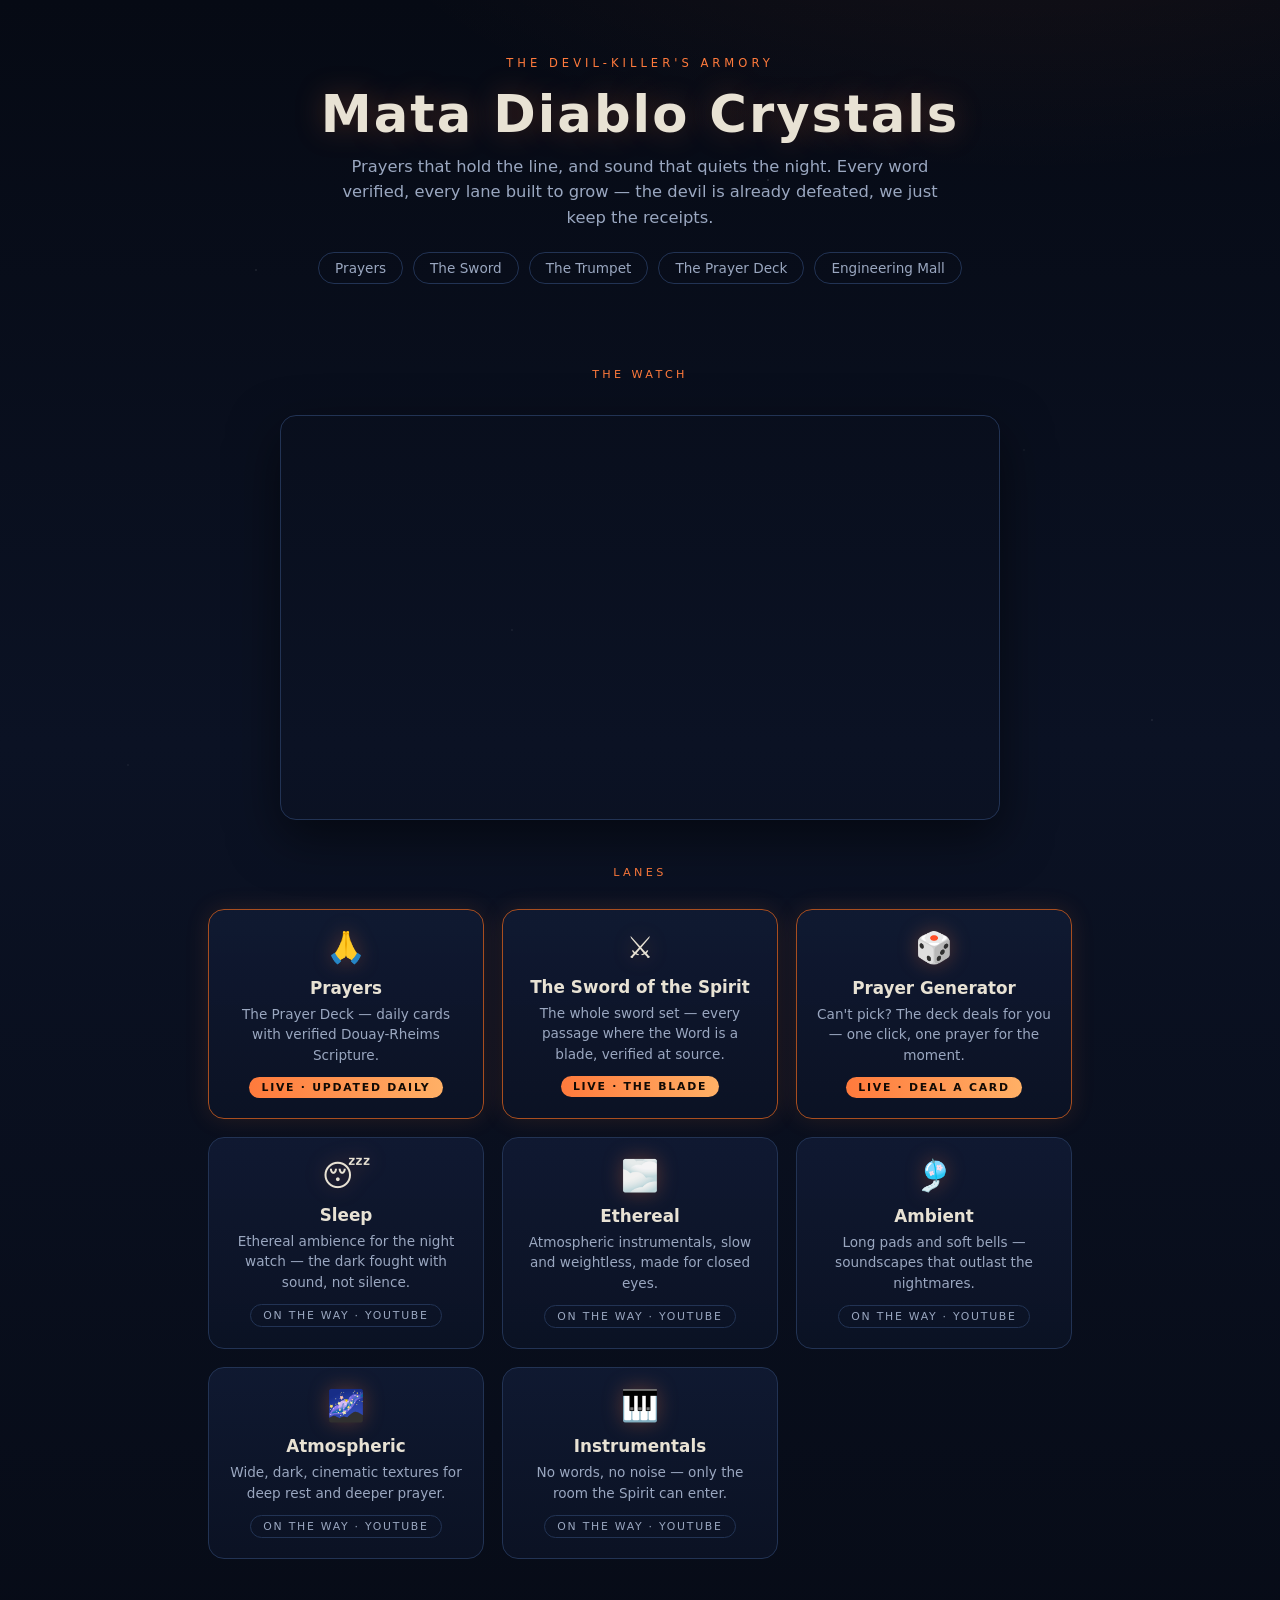
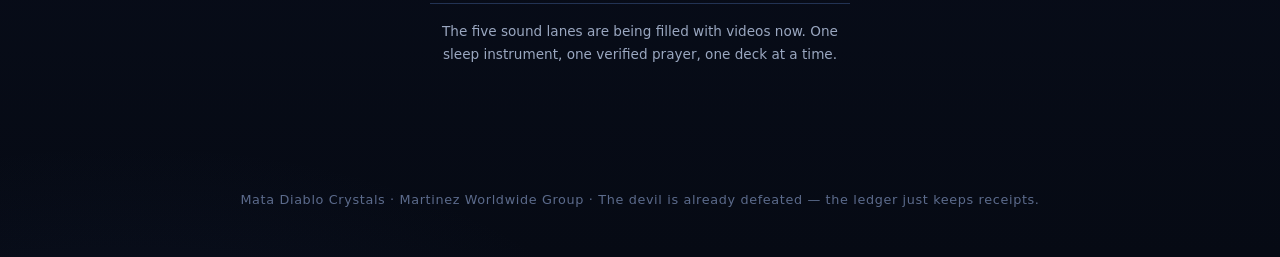
<file: index.html>
<!DOCTYPE html>
<html lang="en">
<head>
  <meta charset="UTF-8">
  <meta name="viewport" content="width=device-width, initial-scale=1.0">
  <title>Mata Diablo Crystals</title>
  <link rel="stylesheet" href="style.css">
  <style>
    /* Hub-specific additions on top of the deck stylesheet */
    .lanes { display: grid; grid-template-columns: repeat(auto-fill, minmax(230px, 1fr)); gap: 18px; margin-top: 30px; }
    .lane {
      background: linear-gradient(180deg, rgba(16, 26, 51, .9), rgba(11, 18, 36, .95));
      border: 1px solid var(--line);
      border-radius: 16px;
      padding: 20px;
      text-align: center;
      transition: transform .25s ease, border-color .25s ease, box-shadow .25s ease;
    }
    .lane:hover { transform: translateY(-4px); border-color: var(--line-bright); }
    .lane.live { border-color: var(--ember-dim); box-shadow: 0 0 24px rgba(255, 122, 60, .12); }
    .lane .l-icon { font-size: 1.9rem; filter: drop-shadow(0 0 10px rgba(255, 122, 60, .3)); }
    .lane h3 { margin: 12px 0 6px; font-size: 1.05rem; }
    .lane p { color: var(--text-dim); font-size: .85rem; line-height: 1.5; margin: 0; }
    .lane .l-state {
      display: inline-block;
      margin-top: 12px;
      font-size: .68rem;
      letter-spacing: .16em;
      text-transform: uppercase;
      border-radius: 999px;
      padding: 4px 12px;
    }
    .l-state.live-tag { color: #120a04; background: linear-gradient(90deg, var(--ember), var(--ember-hot)); font-weight: 700; }
    .l-state.soon-tag { color: var(--text-dim); border: 1px solid var(--line); }
    .video-wrap {
      position: relative;
      width: 100%;
      max-width: 720px;
      margin: 34px auto 0;
      aspect-ratio: 16 / 9;
      border: 1px solid var(--line);
      border-radius: 16px;
      overflow: hidden;
      box-shadow: 0 18px 50px rgba(0, 0, 0, .5);
    }
    .video-wrap iframe { position: absolute; inset: 0; width: 100%; height: 100%; border: 0; }
    .section-label {
      text-align: center;
      letter-spacing: .3em;
      text-transform: uppercase;
      font-size: .7rem;
      color: var(--ember);
      margin: 46px 0 0;
    }
  </style>
</head>
<body>

  <header class="site">
    <div class="kicker">The Devil-Killer's Armory</div>
    <h1>Mata Diablo Crystals</h1>
    <p class="sub">Prayers that hold the line, and sound that quiets the night. Every word verified, every lane built to grow — the devil is already defeated, we just keep the receipts.</p>
    <nav class="site-links">
      <a href="prayers.html">Prayers</a>
      <a href="swords.html">The Sword</a>
      <a href="trumpet.html">The Trumpet</a>
      <a href="https://martinezworldwide.github.io/PrayerGenerator/">The Prayer Deck</a>
      <a href="https://martinezworldwide.github.io/engineering-mall/">Engineering Mall</a>
    </nav>
  </header>

  <main>
    <div class="section-label">The watch</div>
    <div class="video-wrap">
      <iframe src="https://www.youtube.com/embed/J10XusUuFRA" frameborder="0" allow="autoplay; encrypted-media" allowfullscreen></iframe>
    </div>

    <div class="section-label">Lanes</div>
    <div class="lanes">
      <a href="prayers.html" class="lane live" style="text-decoration:none;color:inherit;">
        <div class="l-icon">🙏</div>
        <h3>Prayers</h3>
        <p>The Prayer Deck — daily cards with verified Douay-Rheims Scripture.</p>
        <span class="l-state live-tag">Live · updated daily</span>
      </a>
      <a href="swords.html" class="lane live" style="text-decoration:none;color:inherit;">
        <div class="l-icon">⚔️</div>
        <h3>The Sword of the Spirit</h3>
        <p>The whole sword set — every passage where the Word is a blade, verified at source.</p>
        <span class="l-state live-tag">Live · the blade</span>
      </a>
      <a href="https://martinezworldwide.github.io/PrayerGenerator/#generator" class="lane live" style="text-decoration:none;color:inherit;">
        <div class="l-icon">🎲</div>
        <h3>Prayer Generator</h3>
        <p>Can't pick? The deck deals for you — one click, one prayer for the moment.</p>
        <span class="l-state live-tag">Live · deal a card</span>
      </a>
      <div class="lane">
        <div class="l-icon">😴</div>
        <h3>Sleep</h3>
        <p>Ethereal ambience for the night watch — the dark fought with sound, not silence.</p>
        <span class="l-state soon-tag">On the way · YouTube</span>
      </div>
      <div class="lane">
        <div class="l-icon">🌫️</div>
        <h3>Ethereal</h3>
        <p>Atmospheric instrumentals, slow and weightless, made for closed eyes.</p>
        <span class="l-state soon-tag">On the way · YouTube</span>
      </div>
      <div class="lane">
        <div class="l-icon">🎐</div>
        <h3>Ambient</h3>
        <p>Long pads and soft bells — soundscapes that outlast the nightmares.</p>
        <span class="l-state soon-tag">On the way · YouTube</span>
      </div>
      <div class="lane">
        <div class="l-icon">🌌</div>
        <h3>Atmospheric</h3>
        <p>Wide, dark, cinematic textures for deep rest and deeper prayer.</p>
        <span class="l-state soon-tag">On the way · YouTube</span>
      </div>
      <div class="lane">
        <div class="l-icon">🎹</div>
        <h3>Instrumentals</h3>
        <p>No words, no noise — only the room the Spirit can enter.</p>
        <span class="l-state soon-tag">On the way · YouTube</span>
      </div>
    </div>

    <div class="deck-foot">
      <div class="rule">
        The five sound lanes are being filled with videos now. One sleep instrument, one verified prayer, one deck at a time.
      </div>
    </div>
  </main>

  <footer class="site">
    Mata Diablo Crystals · Martinez Worldwide Group · The devil is already defeated — the ledger just keeps receipts.
  </footer>

</body>
</html>
</file>
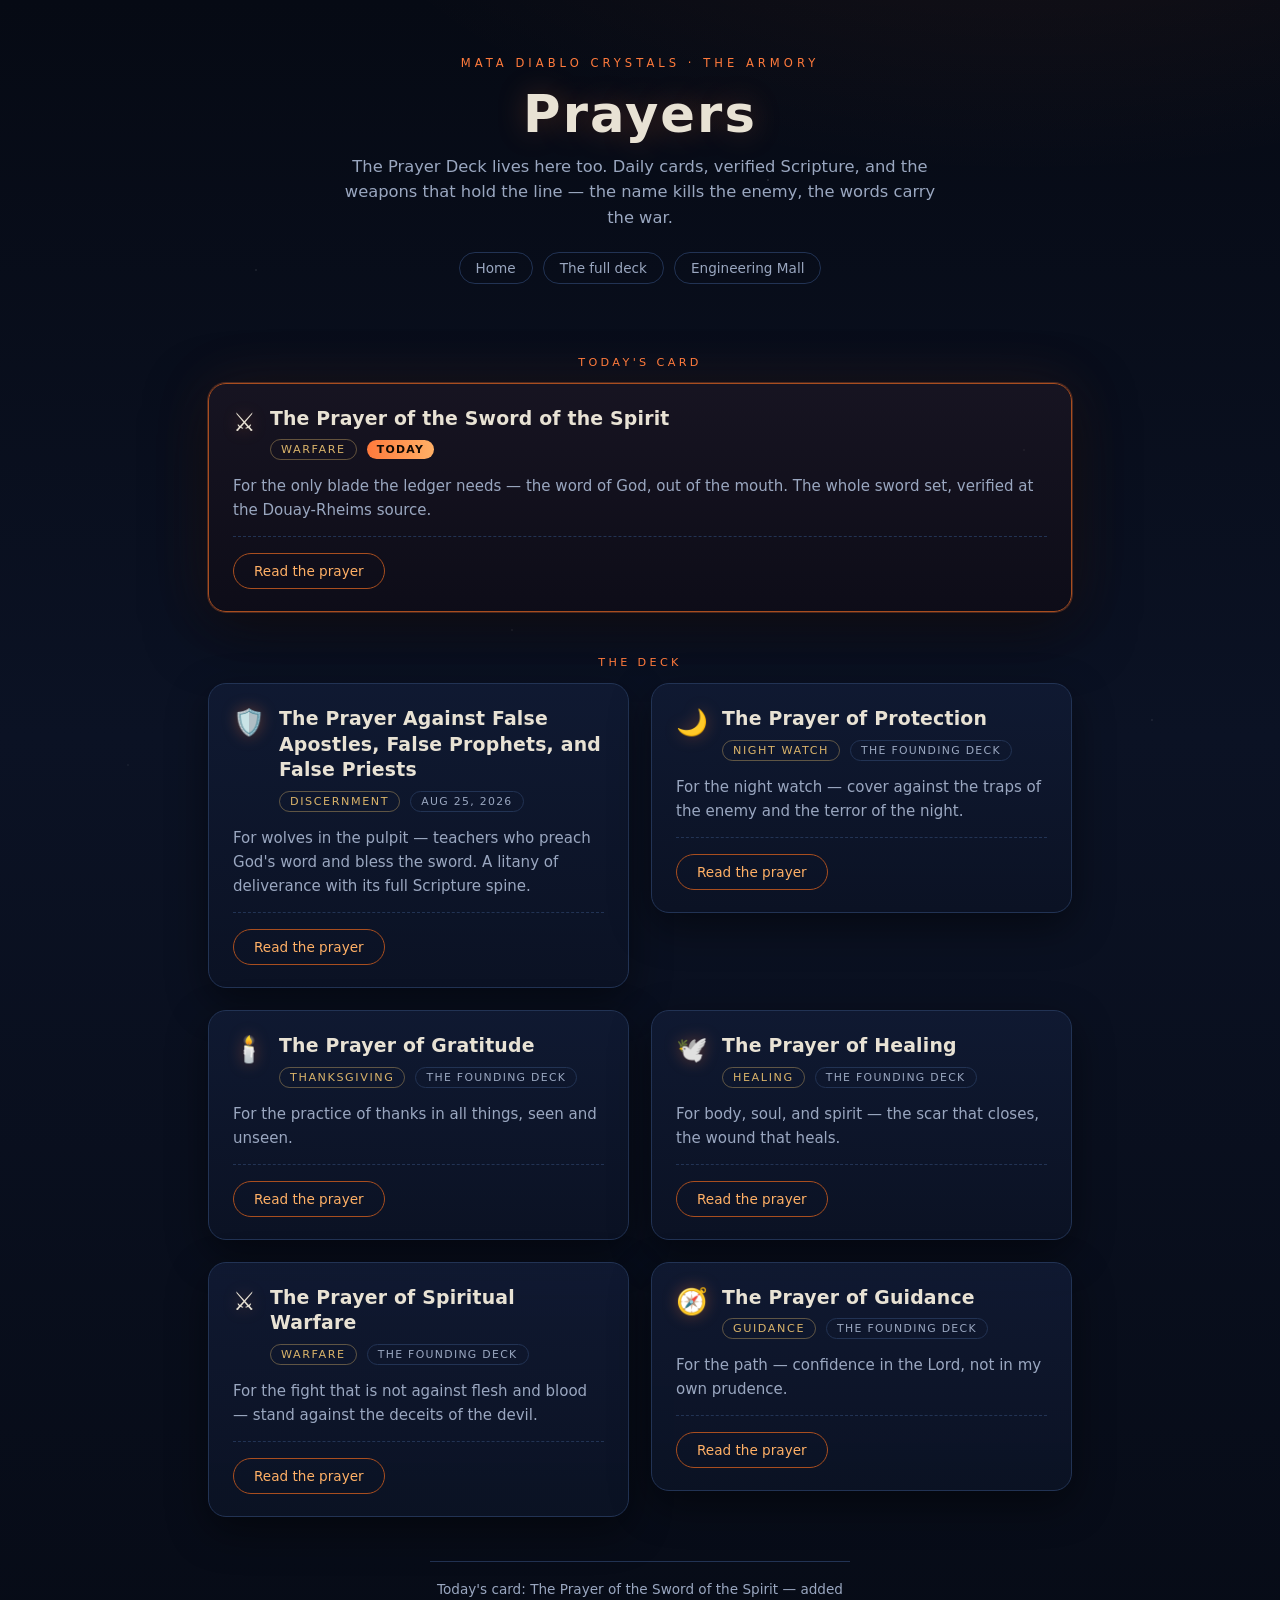
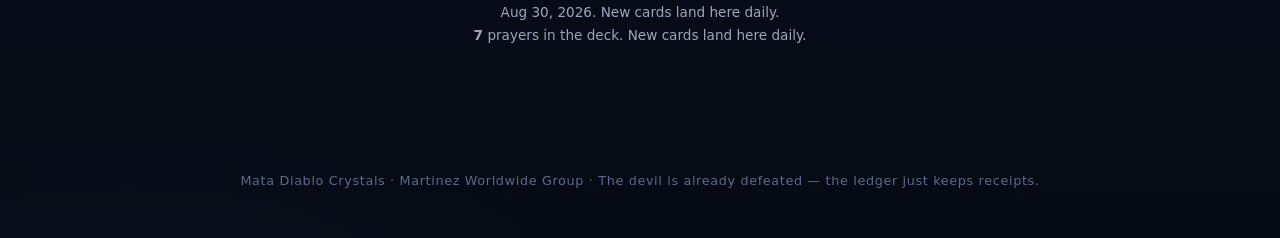
<file: prayers.html>
<!DOCTYPE html>
<html lang="en">
<head>
  <meta charset="UTF-8">
  <meta name="viewport" content="width=device-width, initial-scale=1.0">
  <title>Prayers — Mata Diablo Crystals</title>
  <meta name="description" content="The Prayer Deck: daily prayers from Mata Diablo Crystals, every verse verified verbatim at the Douay-Rheims 1899 source.">
  <link rel="stylesheet" href="style.css">
</head>
<body>

  <header class="site">
    <div class="kicker">Mata Diablo Crystals · The Armory</div>
    <h1>Prayers</h1>
    <p class="sub">The Prayer Deck lives here too. Daily cards, verified Scripture, and the weapons that hold the line — the name kills the enemy, the words carry the war.</p>
    <nav class="site-links">
      <a href="index.html">Home</a>
      <a href="https://martinezworldwide.github.io/PrayerGenerator/">The full deck</a>
      <a href="https://martinezworldwide.github.io/engineering-mall/">Engineering Mall</a>
    </nav>
  </header>

  <main>
    <div class="today-label">Today's card</div>
    <div id="deck-featured"></div>

    <div class="today-label">The deck</div>
    <div id="deck-grid"></div>

    <div class="deck-foot">
      <div class="rule">
        <span id="today-stamp"></span><br>
        <span><strong id="deck-count">0</strong> prayers in the deck. New cards land here daily.</span>
      </div>
    </div>
  </main>

  <footer class="site">
    Mata Diablo Crystals · Martinez Worldwide Group · The devil is already defeated — the ledger just keeps receipts.
  </footer>

  <script src="prayers.js"></script>
  <script src="script.js"></script>
</body>
</html>
</file>
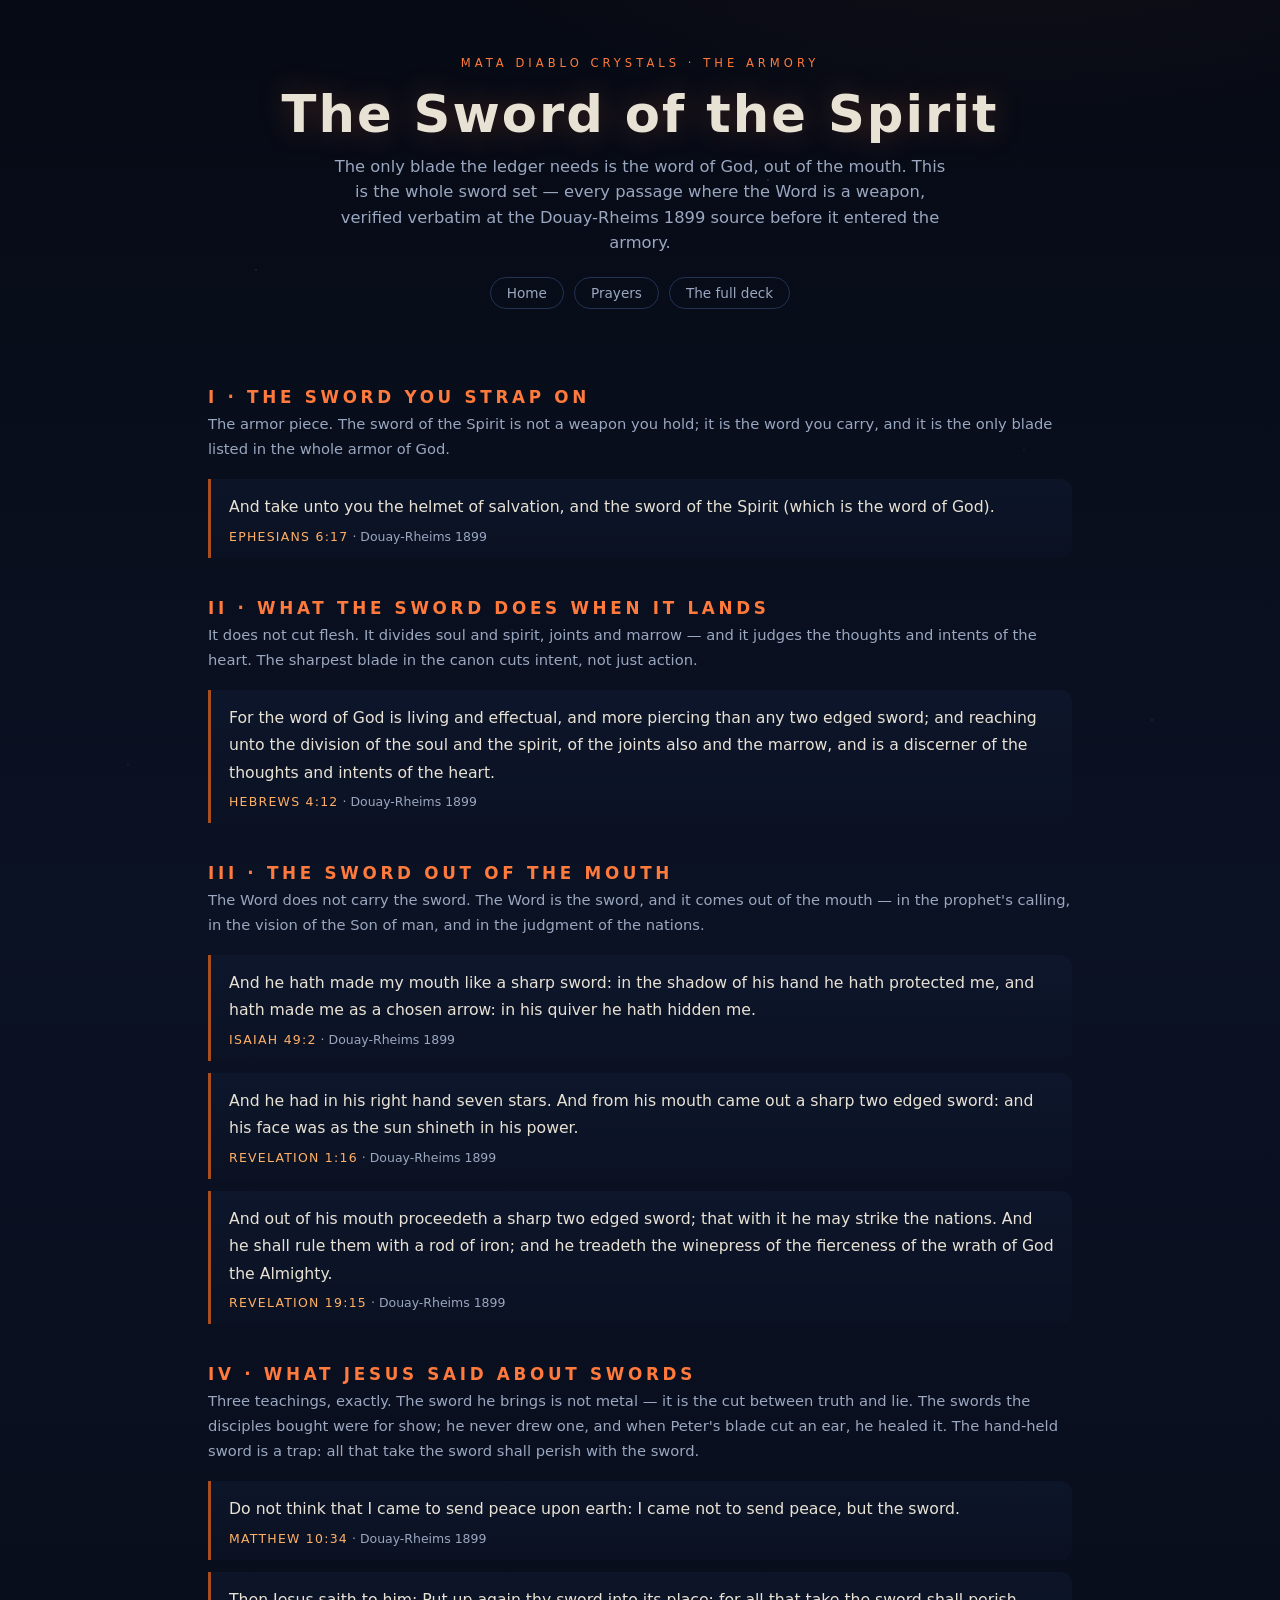
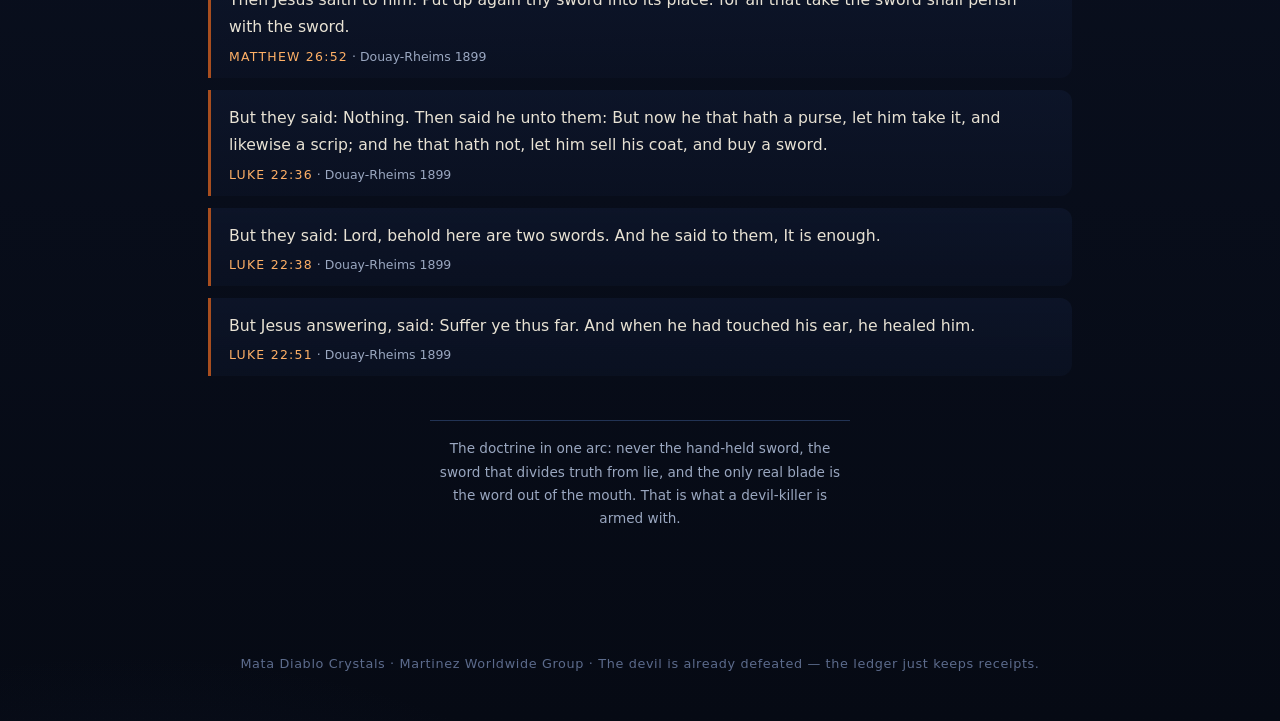
<file: swords.html>
<!DOCTYPE html>
<html lang="en">
<head>
  <meta charset="UTF-8">
  <meta name="viewport" content="width=device-width, initial-scale=1.0">
  <title>The Sword of the Spirit — Mata Diablo Crystals</title>
  <meta name="description" content="The whole sword set: every Scripture where the Word is a blade, Douay-Rheims 1899, verified verbatim at source.">
  <link rel="stylesheet" href="style.css">
  <style>
    .sword-set { margin-top: 26px; }
    .sword-set h2 { color: var(--ember); font-size: 1.05rem; letter-spacing: .22em; text-transform: uppercase; margin: 40px 0 4px; }
    .sword-set .arc { color: var(--text-dim); font-size: .92rem; line-height: 1.7; margin: 0 0 18px; }
    .sword-verse {
      border-left: 3px solid var(--ember-dim);
      background: linear-gradient(180deg, rgba(16, 26, 51, .55), rgba(11, 18, 36, .7));
      border-radius: 0 12px 12px 0;
      padding: 14px 18px;
      margin: 12px 0;
    }
    .sword-verse .vtext { display: block; line-height: 1.75; font-size: .98rem; }
    .sword-verse .ref { display: block; margin-top: 8px; color: var(--ember-hot); font-size: .78rem; letter-spacing: .1em; text-transform: uppercase; }
    .sword-verse .ref::after { content: " · Douay-Rheims 1899"; color: var(--text-dim); text-transform: none; letter-spacing: 0; }
  </style>
</head>
<body>

  <header class="site">
    <div class="kicker">Mata Diablo Crystals · The Armory</div>
    <h1>The Sword of the Spirit</h1>
    <p class="sub">The only blade the ledger needs is the word of God, out of the mouth. This is the whole sword set — every passage where the Word is a weapon, verified verbatim at the Douay-Rheims 1899 source before it entered the armory.</p>
    <nav class="site-links">
      <a href="index.html">Home</a>
      <a href="prayers.html">Prayers</a>
      <a href="https://martinezworldwide.github.io/PrayerGenerator/">The full deck</a>
    </nav>
  </header>

  <main>
    <div class="sword-set">

      <h2>I · The sword you strap on</h2>
      <p class="arc">The armor piece. The sword of the Spirit is not a weapon you hold; it is the word you carry, and it is the only blade listed in the whole armor of God.</p>
      <div class="sword-verse">
        <span class="vtext">And take unto you the helmet of salvation, and the sword of the Spirit (which is the word of God).</span>
        <span class="ref">Ephesians 6:17</span>
      </div>

      <h2>II · What the sword does when it lands</h2>
      <p class="arc">It does not cut flesh. It divides soul and spirit, joints and marrow — and it judges the thoughts and intents of the heart. The sharpest blade in the canon cuts intent, not just action.</p>
      <div class="sword-verse">
        <span class="vtext">For the word of God is living and effectual, and more piercing than any two edged sword; and reaching unto the division of the soul and the spirit, of the joints also and the marrow, and is a discerner of the thoughts and intents of the heart.</span>
        <span class="ref">Hebrews 4:12</span>
      </div>

      <h2>III · The sword out of the mouth</h2>
      <p class="arc">The Word does not carry the sword. The Word is the sword, and it comes out of the mouth — in the prophet's calling, in the vision of the Son of man, and in the judgment of the nations.</p>
      <div class="sword-verse">
        <span class="vtext">And he hath made my mouth like a sharp sword: in the shadow of his hand he hath protected me, and hath made me as a chosen arrow: in his quiver he hath hidden me.</span>
        <span class="ref">Isaiah 49:2</span>
      </div>
      <div class="sword-verse">
        <span class="vtext">And he had in his right hand seven stars. And from his mouth came out a sharp two edged sword: and his face was as the sun shineth in his power.</span>
        <span class="ref">Revelation 1:16</span>
      </div>
      <div class="sword-verse">
        <span class="vtext">And out of his mouth proceedeth a sharp two edged sword; that with it he may strike the nations. And he shall rule them with a rod of iron; and he treadeth the winepress of the fierceness of the wrath of God the Almighty.</span>
        <span class="ref">Revelation 19:15</span>
      </div>

      <h2>IV · What Jesus said about swords</h2>
      <p class="arc">Three teachings, exactly. The sword he brings is not metal — it is the cut between truth and lie. The swords the disciples bought were for show; he never drew one, and when Peter's blade cut an ear, he healed it. The hand-held sword is a trap: all that take the sword shall perish with the sword.</p>
      <div class="sword-verse">
        <span class="vtext">Do not think that I came to send peace upon earth: I came not to send peace, but the sword.</span>
        <span class="ref">Matthew 10:34</span>
      </div>
      <div class="sword-verse">
        <span class="vtext">Then Jesus saith to him: Put up again thy sword into its place: for all that take the sword shall perish with the sword.</span>
        <span class="ref">Matthew 26:52</span>
      </div>
      <div class="sword-verse">
        <span class="vtext">But they said: Nothing. Then said he unto them: But now he that hath a purse, let him take it, and likewise a scrip; and he that hath not, let him sell his coat, and buy a sword.</span>
        <span class="ref">Luke 22:36</span>
      </div>
      <div class="sword-verse">
        <span class="vtext">But they said: Lord, behold here are two swords. And he said to them, It is enough.</span>
        <span class="ref">Luke 22:38</span>
      </div>
      <div class="sword-verse">
        <span class="vtext">But Jesus answering, said: Suffer ye thus far. And when he had touched his ear, he healed him.</span>
        <span class="ref">Luke 22:51</span>
      </div>

    </div>

    <div class="deck-foot">
      <div class="rule">
        The doctrine in one arc: never the hand-held sword, the sword that divides truth from lie, and the only real blade is the word out of the mouth. That is what a devil-killer is armed with.
      </div>
    </div>
  </main>

  <footer class="site">
    Mata Diablo Crystals · Martinez Worldwide Group · The devil is already defeated — the ledger just keeps receipts.
  </footer>

</body>
</html>
</file>
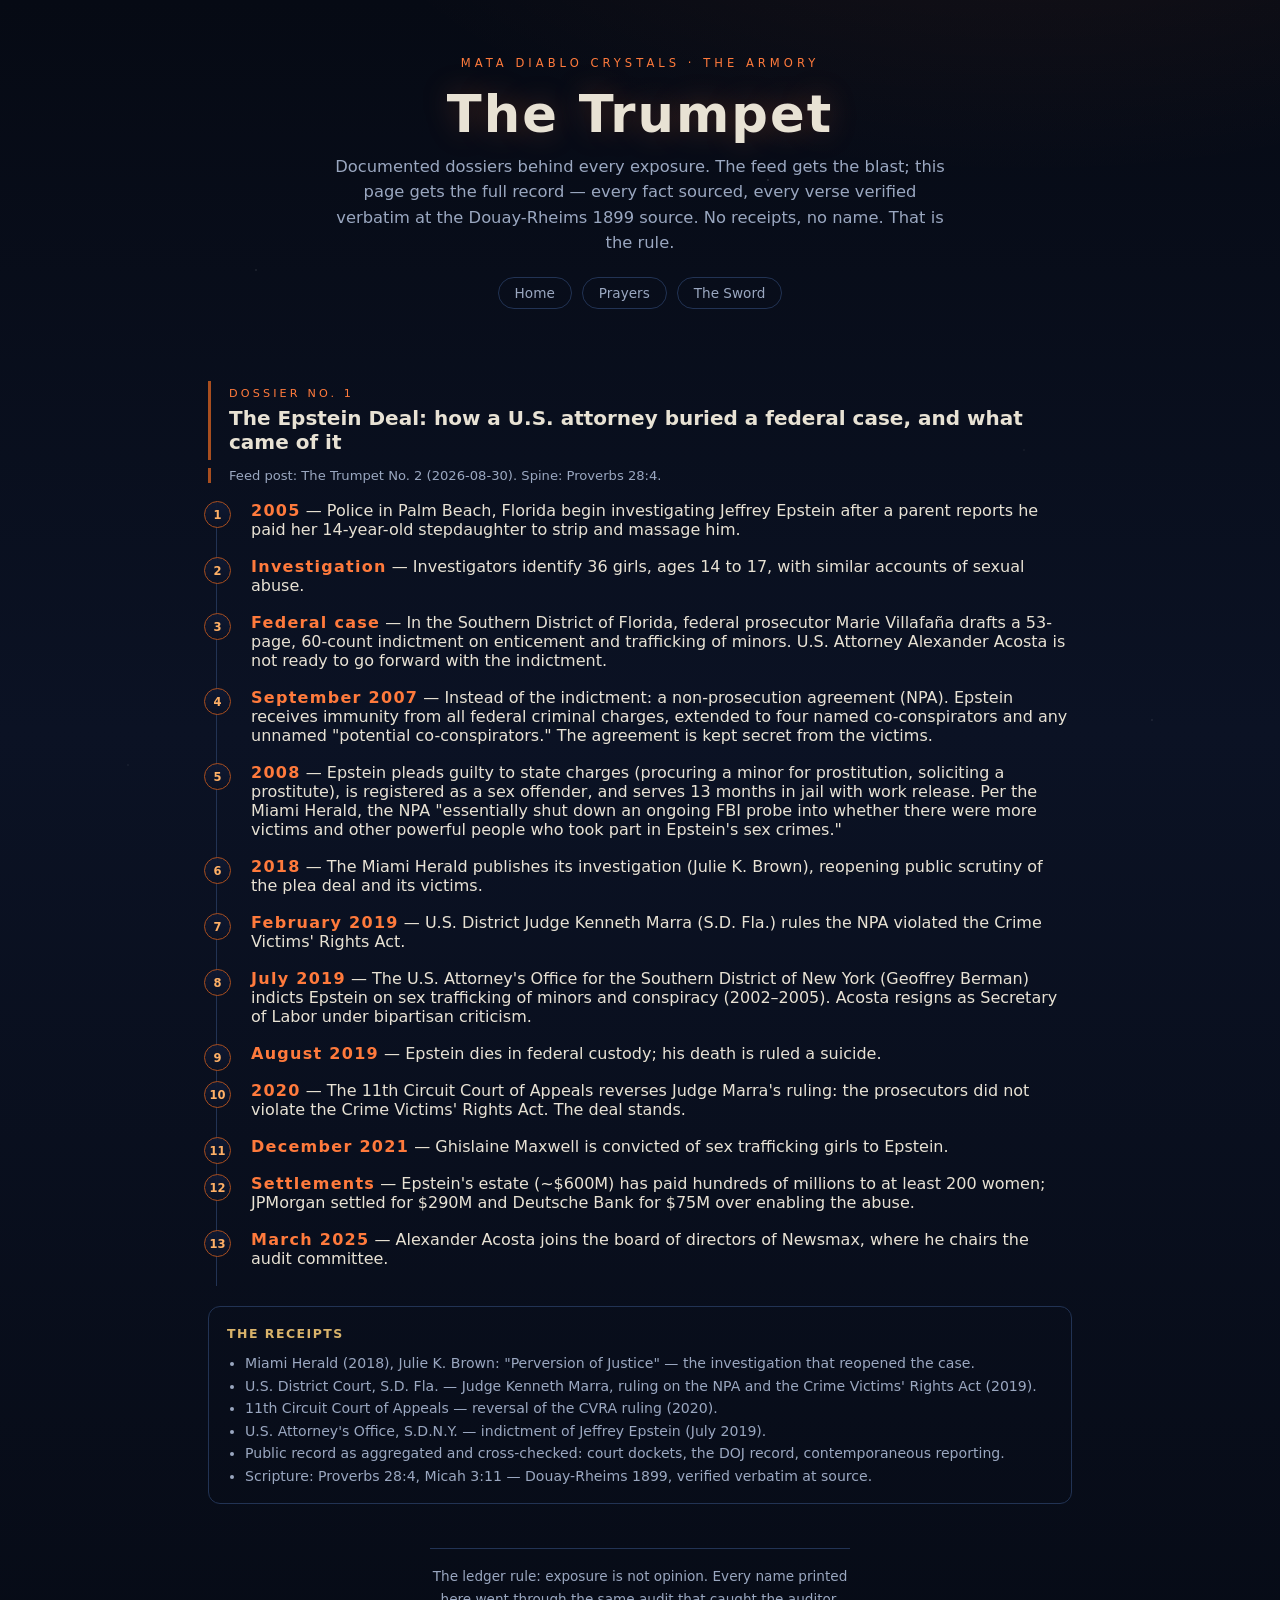
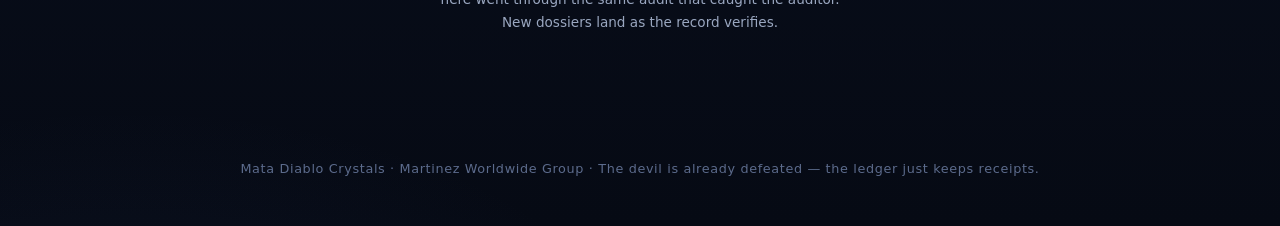
<file: trumpet.html>
<!DOCTYPE html>
<html lang="en">
<head>
  <meta charset="UTF-8">
  <meta name="viewport" content="width=device-width, initial-scale=1.0">
  <title>The Trumpet — Documented Dossiers — Mata Diablo Crystals</title>
  <meta name="description" content="The Trumpet archive: full dossiers behind every exposure. Every fact sourced, every verse verified at the Douay-Rheims 1899 source.">
  <link rel="stylesheet" href="style.css">
  <style>
    .dossier { margin-top: 30px; }
    .dossier .d-head { border-left: 3px solid var(--ember-dim); padding: 6px 0 6px 18px; margin: 34px 0 4px; }
    .dossier .d-head h2 { margin: 0; color: var(--text); font-size: 1.25rem; }
    .dossier .d-head .d-no { color: var(--ember); font-size: .7rem; letter-spacing: .28em; text-transform: uppercase; display: block; margin-bottom: 6px; }
    .dossier .d-src { color: var(--text-dim); font-size: .82rem; margin: 8px 0 18px; padding-left: 18px; border-left: 3px solid var(--ember-dim); }
    .dossier ol.tl { list-style: none; counter-reset: tl; padding-left: 0; margin: 0; }
    .dossier ol.tl li { counter-increment: tl; position: relative; padding: 0 0 18px 34px; border-left: 1px solid var(--line); margin-left: 8px; }
    .dossier ol.tl li::before { content: counter(tl); position: absolute; left: -13px; top: 0; width: 25px; height: 25px; border-radius: 50%; background: linear-gradient(180deg, rgba(16,26,51,.95), rgba(11,18,36,.98)); border: 1px solid var(--ember-dim); color: var(--ember-hot); font-size: .72rem; font-weight: 700; display: flex; align-items: center; justify-content: center; }
    .dossier ol.tl li .yr { color: var(--ember); font-weight: 700; letter-spacing: .08em; }
    .dossier .srcs { border: 1px solid var(--line); border-radius: 12px; padding: 16px 18px; margin-top: 20px; }
    .dossier .srcs strong { color: var(--gold); font-size: .78rem; letter-spacing: .12em; text-transform: uppercase; }
    .dossier .srcs ul { margin: 10px 0 0; padding-left: 18px; }
    .dossier .srcs li { color: var(--text-dim); font-size: .88rem; line-height: 1.6; }
    .dossier .rule-tag { color: var(--ember-hot); font-weight: 600; }
  </style>
</head>
<body>

  <header class="site">
    <div class="kicker">Mata Diablo Crystals · The Armory</div>
    <h1>The Trumpet</h1>
    <p class="sub">Documented dossiers behind every exposure. The feed gets the blast; this page gets the full record — every fact sourced, every verse verified verbatim at the Douay-Rheims 1899 source. No receipts, no name. That is the rule.</p>
    <nav class="site-links">
      <a href="index.html">Home</a>
      <a href="prayers.html">Prayers</a>
      <a href="swords.html">The Sword</a>
    </nav>
  </header>

  <main>

    <div class="dossier">
      <div class="d-head">
        <span class="d-no">Dossier No. 1</span>
        <h2>The Epstein Deal: how a U.S. attorney buried a federal case, and what came of it</h2>
      </div>
      <p class="d-src">Feed post: The Trumpet No. 2 (2026-08-30). Spine: Proverbs 28:4.</p>

      <ol class="tl">
        <li><span class="yr">2005</span> — Police in Palm Beach, Florida begin investigating Jeffrey Epstein after a parent reports he paid her 14-year-old stepdaughter to strip and massage him.</li>
        <li><span class="yr">Investigation</span> — Investigators identify 36 girls, ages 14 to 17, with similar accounts of sexual abuse.</li>
        <li><span class="yr">Federal case</span> — In the Southern District of Florida, federal prosecutor Marie Villafaña drafts a 53-page, 60-count indictment on enticement and trafficking of minors. U.S. Attorney Alexander Acosta is not ready to go forward with the indictment.</li>
        <li><span class="yr">September 2007</span> — Instead of the indictment: a non-prosecution agreement (NPA). Epstein receives immunity from all federal criminal charges, extended to four named co-conspirators and any unnamed "potential co-conspirators." The agreement is kept secret from the victims.</li>
        <li><span class="yr">2008</span> — Epstein pleads guilty to state charges (procuring a minor for prostitution, soliciting a prostitute), is registered as a sex offender, and serves 13 months in jail with work release. Per the Miami Herald, the NPA "essentially shut down an ongoing FBI probe into whether there were more victims and other powerful people who took part in Epstein's sex crimes."</li>
        <li><span class="yr">2018</span> — The Miami Herald publishes its investigation (Julie K. Brown), reopening public scrutiny of the plea deal and its victims.</li>
        <li><span class="yr">February 2019</span> — U.S. District Judge Kenneth Marra (S.D. Fla.) rules the NPA violated the Crime Victims' Rights Act.</li>
        <li><span class="yr">July 2019</span> — The U.S. Attorney's Office for the Southern District of New York (Geoffrey Berman) indicts Epstein on sex trafficking of minors and conspiracy (2002–2005). Acosta resigns as Secretary of Labor under bipartisan criticism.</li>
        <li><span class="yr">August 2019</span> — Epstein dies in federal custody; his death is ruled a suicide.</li>
        <li><span class="yr">2020</span> — The 11th Circuit Court of Appeals reverses Judge Marra's ruling: the prosecutors did not violate the Crime Victims' Rights Act. The deal stands.</li>
        <li><span class="yr">December 2021</span> — Ghislaine Maxwell is convicted of sex trafficking girls to Epstein.</li>
        <li><span class="yr">Settlements</span> — Epstein's estate (~$600M) has paid hundreds of millions to at least 200 women; JPMorgan settled for $290M and Deutsche Bank for $75M over enabling the abuse.</li>
        <li><span class="yr">March 2025</span> — Alexander Acosta joins the board of directors of Newsmax, where he chairs the audit committee.</li>
      </ol>

      <div class="srcs">
        <strong>The receipts</strong>
        <ul>
          <li>Miami Herald (2018), Julie K. Brown: "Perversion of Justice" — the investigation that reopened the case.</li>
          <li>U.S. District Court, S.D. Fla. — Judge Kenneth Marra, ruling on the NPA and the Crime Victims' Rights Act (2019).</li>
          <li>11th Circuit Court of Appeals — reversal of the CVRA ruling (2020).</li>
          <li>U.S. Attorney's Office, S.D.N.Y. — indictment of Jeffrey Epstein (July 2019).</li>
          <li>Public record as aggregated and cross-checked: court dockets, the DOJ record, contemporaneous reporting.</li>
          <li>Scripture: Proverbs 28:4, Micah 3:11 — Douay-Rheims 1899, verified verbatim at source.</li>
        </ul>
      </div>
    </div>

    <div class="deck-foot">
      <div class="rule">
        <span class="rule-tag">The ledger rule:</span> exposure is not opinion. Every name printed here went through the same audit that caught the auditor. New dossiers land as the record verifies.
      </div>
    </div>
  </main>

  <footer class="site">
    Mata Diablo Crystals · Martinez Worldwide Group · The devil is already defeated — the ledger just keeps receipts.
  </footer>

</body>
</html>
</file>
<file: style.css>
/* The Prayer Deck — Mata Diablo Crystals
   Night ledger palette: deep indigo night, ember accents, scripture in serif. */

:root {
  --night-0: #060a14;
  --night-1: #0b1224;
  --night-2: #101a33;
  --line: #223354;
  --line-bright: #33507d;
  --ember: #ff7a3c;
  --ember-hot: #ffb066;
  --ember-dim: #a84e1f;
  --text: #e8e2d4;
  --text-dim: #9aa7c0;
  --gold: #d9b36a;
}

* { box-sizing: border-box; }

html { scroll-behavior: smooth; }

body {
  margin: 0;
  font-family: "Segoe UI", system-ui, -apple-system, sans-serif;
  background:
    radial-gradient(1200px 600px at 80% -10%, rgba(255, 122, 60, 0.08), transparent 60%),
    radial-gradient(900px 500px at 10% 110%, rgba(60, 90, 160, 0.10), transparent 60%),
    linear-gradient(180deg, var(--night-0), var(--night-1) 40%, var(--night-0));
  color: var(--text);
  min-height: 100vh;
}

/* faint starfield */
body::before {
  content: "";
  position: fixed;
  inset: 0;
  pointer-events: none;
  background-image:
    radial-gradient(1px 1px at 20% 30%, rgba(255,255,255,.5), transparent),
    radial-gradient(1px 1px at 40% 70%, rgba(255,255,255,.35), transparent),
    radial-gradient(1.5px 1.5px at 60% 20%, rgba(255,255,255,.4), transparent),
    radial-gradient(1px 1px at 80% 50%, rgba(255,255,255,.3), transparent),
    radial-gradient(1px 1px at 90% 80%, rgba(255,255,255,.45), transparent),
    radial-gradient(1px 1px at 10% 85%, rgba(255,255,255,.3), transparent);
  opacity: .5;
}

header.site {
  text-align: center;
  padding: 56px 20px 28px;
  position: relative;
}

header.site .kicker {
  letter-spacing: .35em;
  text-transform: uppercase;
  font-size: .72rem;
  color: var(--ember);
  margin-bottom: 14px;
}

header.site h1 {
  font-size: clamp(2rem, 5vw, 3.2rem);
  margin: 0 0 10px;
  letter-spacing: .04em;
  text-shadow: 0 0 30px rgba(255, 122, 60, .25);
}

header.site p.sub {
  color: var(--text-dim);
  max-width: 620px;
  margin: 0 auto;
  font-size: 1.02rem;
  line-height: 1.55;
}

nav.site-links {
  margin-top: 22px;
  display: flex;
  gap: 10px;
  justify-content: center;
  flex-wrap: wrap;
}

nav.site-links a {
  color: var(--text-dim);
  text-decoration: none;
  border: 1px solid var(--line);
  border-radius: 999px;
  padding: 7px 16px;
  font-size: .85rem;
  transition: all .2s;
}

nav.site-links a:hover {
  color: var(--text);
  border-color: var(--ember);
  box-shadow: 0 0 14px rgba(255, 122, 60, .15);
}

main { max-width: 900px; margin: 0 auto; padding: 10px 18px 80px; }

/* Today's Prayer */
.today-label {
  text-align: center;
  letter-spacing: .3em;
  text-transform: uppercase;
  font-size: .7rem;
  color: var(--ember);
  margin: 34px 0 14px;
}

#deck-featured { margin-bottom: 44px; }

/* Card anatomy */
.deck-card {
  background: linear-gradient(180deg, rgba(16, 26, 51, .9), rgba(11, 18, 36, .95));
  border: 1px solid var(--line);
  border-radius: 18px;
  padding: 22px 24px;
  box-shadow: 0 14px 40px rgba(0, 0, 0, .45);
  transition: transform .25s ease, box-shadow .25s ease, border-color .25s ease;
}

.deck-card.featured {
  border-color: var(--ember-dim);
  box-shadow: 0 0 0 1px rgba(255, 122, 60, .25), 0 18px 60px rgba(0, 0, 0, .55), 0 0 60px rgba(255, 122, 60, .10);
  background: linear-gradient(180deg, rgba(24, 20, 34, .95), rgba(14, 12, 24, .97));
}

.card-head { display: flex; gap: 14px; align-items: flex-start; }

.card-icon {
  font-size: 1.6rem;
  line-height: 1;
  padding-top: 4px;
  filter: drop-shadow(0 0 8px rgba(255, 122, 60, .35));
}

.card-title-wrap h2 {
  margin: 0 0 8px;
  font-size: 1.18rem;
  line-height: 1.35;
  letter-spacing: .01em;
}

.card-meta { display: flex; align-items: center; gap: 10px; flex-wrap: wrap; }

.tag {
  font-size: .7rem;
  letter-spacing: .14em;
  text-transform: uppercase;
  color: var(--gold);
  border: 1px solid rgba(217, 179, 106, .4);
  border-radius: 999px;
  padding: 3px 10px;
}

.badge {
  font-size: .68rem;
  letter-spacing: .12em;
  text-transform: uppercase;
  color: var(--text-dim);
  border: 1px solid var(--line);
  border-radius: 999px;
  padding: 3px 10px;
}

.badge-today {
  color: #120a04;
  background: linear-gradient(90deg, var(--ember), var(--ember-hot));
  border: none;
  font-weight: 700;
  animation: pulse 2.4s ease-in-out infinite;
}

@keyframes pulse {
  0%, 100% { box-shadow: 0 0 0 0 rgba(255, 122, 60, .55); }
  50% { box-shadow: 0 0 0 7px rgba(255, 122, 60, 0); }
}

.card-desc { color: var(--text-dim); font-size: .94rem; line-height: 1.6; margin: 14px 0 0; }

.card-body {
  max-height: 0;
  overflow: hidden;
  transition: max-height .5s ease;
  border-top: 1px dashed var(--line);
  margin-top: 14px;
}

.card-body > * { padding-top: 14px; }

.card-body p { line-height: 1.75; margin: 0 0 14px; font-size: .98rem; }

.card-body h3 {
  font-size: .95rem;
  letter-spacing: .1em;
  text-transform: uppercase;
  color: var(--ember);
  margin: 18px 0 10px;
}

.card-body .verse {
  border-left: 3px solid var(--ember-dim);
  padding: 10px 14px;
  background: rgba(255, 122, 60, .05);
  border-radius: 0 10px 10px 0;
  font-family: Georgia, "Times New Roman", serif;
  font-style: italic;
  color: #f3ead9;
}

.card-body .verse .ref {
  display: block;
  font-style: normal;
  font-size: .75rem;
  color: var(--text-dim);
  margin-top: 6px;
  letter-spacing: .06em;
}

.litany p { margin-bottom: 8px; }
.litany .resp {
  display: inline-block;
  color: var(--ember);
  font-size: .8rem;
  letter-spacing: .08em;
  text-transform: uppercase;
  margin-top: 2px;
}

.spine {
  background: rgba(10, 16, 32, .8);
  border: 1px solid var(--line);
  border-radius: 12px;
  padding: 16px 18px;
  margin-top: 18px;
}

.spine strong { color: var(--gold); font-size: .8rem; letter-spacing: .08em; text-transform: uppercase; }

.spine ul { margin: 10px 0 0; padding-left: 18px; }
.spine li { margin-bottom: 8px; line-height: 1.6; font-size: .9rem; color: var(--text-dim); }
.spine .sref { color: var(--ember-hot); font-weight: 600; }

.card-actions { margin-top: 16px; display: flex; gap: 10px; }

.card-actions button {
  font: inherit;
  font-size: .85rem;
  cursor: pointer;
  border-radius: 999px;
  padding: 9px 20px;
  border: 1px solid var(--ember-dim);
  background: transparent;
  color: var(--ember-hot);
  transition: all .2s;
}

.card-actions button:hover {
  background: rgba(255, 122, 60, .12);
  box-shadow: 0 0 16px rgba(255, 122, 60, .2);
}

.card-actions .copy-btn { border-color: var(--line-bright); color: var(--text-dim); }
.card-actions .copy-btn:hover { color: var(--text); border-color: var(--ember); background: transparent; }

/* The stacked deck */
#deck-grid {
  display: grid;
  grid-template-columns: repeat(auto-fill, minmax(280px, 1fr));
  gap: 22px;
}

.deck-slot { transition: transform .3s ease; }

.deck-slot:hover { transform: translateY(-4px); }
.deck-slot:hover .deck-card { border-color: var(--line-bright); box-shadow: 0 22px 50px rgba(0, 0, 0, .55); }

.deck-card.lit { border-color: var(--ember); }

.deck-foot {
  margin-top: 44px;
  text-align: center;
  color: var(--text-dim);
  font-size: .85rem;
  line-height: 1.7;
}

.deck-foot .rule {
  border-top: 1px solid var(--line);
  max-width: 420px;
  margin: 0 auto 16px;
  padding-top: 16px;
}

footer.site {
  text-align: center;
  padding: 30px 20px 50px;
  color: #5c6b8c;
  font-size: .8rem;
  letter-spacing: .05em;
}

@media (max-width: 560px) {
  .deck-card { padding: 18px; }
  .card-icon { font-size: 1.3rem; }
}
</file>
